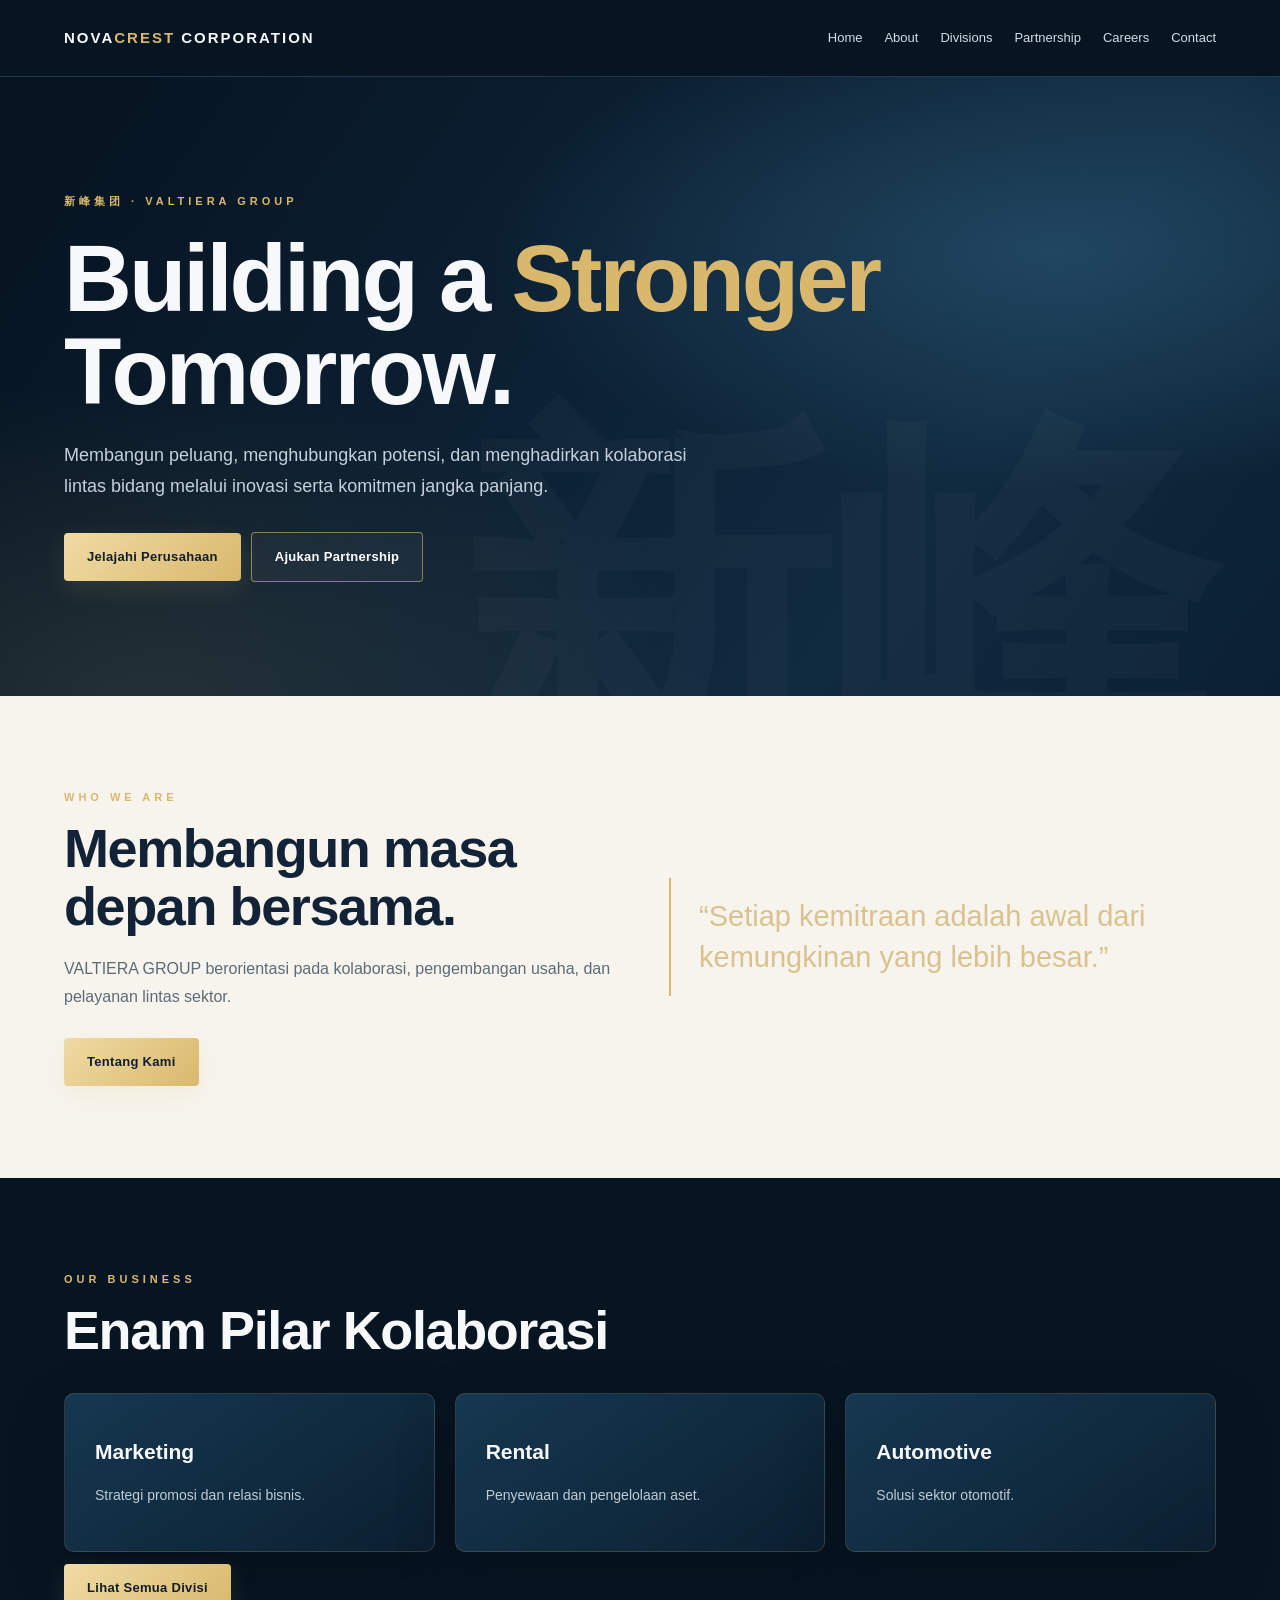
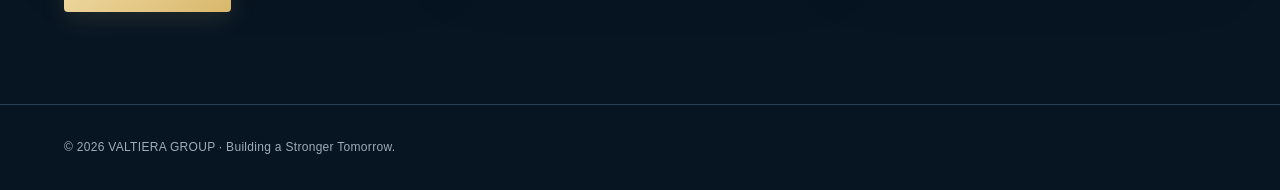
<file: index.html>
<!DOCTYPE html>
<html lang="id">

<head>
    <meta charset="UTF-8">
    <meta name="viewport" content="width=device-width, initial-scale=1.0">
    <meta name="description" content="VALTIERA GROUP — Building a Stronger Tomorrow">
    <title>Index | VALTIERA GROUP</title>
    <link rel="stylesheet" href="assets/style.css">
</head>

<body>
    <header class="wrap nav"><a class="brand" href="index.html">NOVA<span>CREST</span> CORPORATION</a>
        <nav class="navlinks"><a href="index.html">Home</a><a href="about.html">About</a><a
                href="divisions.html">Divisions</a><a href="partnership.html">Partnership</a><a
                href="careers.html">Careers</a><a href="contact.html">Contact</a></nav>
    </header>
    <main>
        <section class="hero">
            <div class="wrap">
                <div class="eyebrow">新峰集团 · VALTIERA GROUP</div>
                <h1>Building a <em>Stronger</em><br>Tomorrow.</h1>
                <p>Membangun peluang, menghubungkan potensi, dan menghadirkan kolaborasi lintas bidang melalui inovasi
                    serta komitmen jangka panjang.</p><a class="btn" href="about.html">Jelajahi Perusahaan</a><a
                    class="btn alt" href="partnership.html">Ajukan Partnership</a>
            </div>
        </section>
        <section class="section light">
            <div class="wrap split">
                <div>
                    <div class="eyebrow">Who We Are</div>
                    <h2>Membangun masa depan bersama.</h2>
                    <p class="lead">VALTIERA GROUP berorientasi pada kolaborasi, pengembangan usaha, dan
                        pelayanan lintas sektor.</p><a class="btn" href="about.html">Tentang Kami</a>
                </div>
                <div class="quote">“Setiap kemitraan adalah awal dari kemungkinan yang lebih besar.”</div>
            </div>
        </section>
        <section class="section">
            <div class="wrap">
                <div class="eyebrow">Our Business</div>
                <h2>Enam Pilar Kolaborasi</h2>
                <div class="grid">
                    <article class="card">
                        <h3>Marketing</h3>
                        <p>Strategi promosi dan relasi bisnis.</p>
                    </article>
                    <article class="card">
                        <h3>Rental</h3>
                        <p>Penyewaan dan pengelolaan aset.</p>
                    </article>
                    <article class="card">
                        <h3>Automotive</h3>
                        <p>Solusi sektor otomotif.</p>
                    </article>
                </div><a class="btn" href="divisions.html">Lihat Semua Divisi</a>
            </div>
        </section>
    </main>
    <footer class="footer">
        <div class="wrap">© <span data-year>2026</span> VALTIERA GROUP · Building a Stronger Tomorrow.</div>
    </footer>
    <script src="assets/script.js"></script>
</body>

</html>
</file>
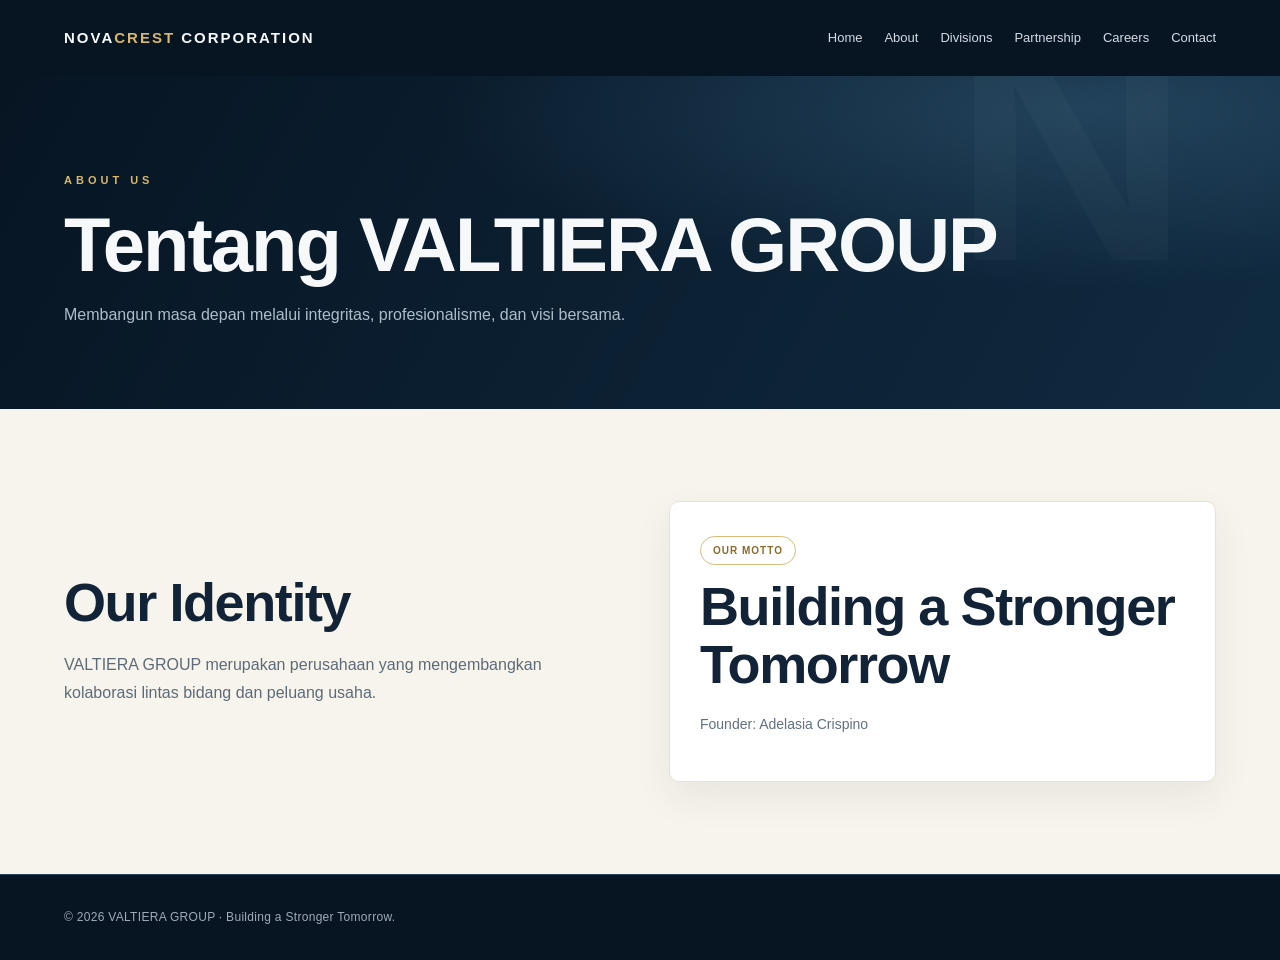
<file: about.html>
<!DOCTYPE html>
<html lang="id">

<head>
    <meta charset="UTF-8">
    <meta name="viewport" content="width=device-width, initial-scale=1.0">
    <meta name="description" content="VALTIERA GROUP — Building a Stronger Tomorrow">
    <title>About | VALTIERA GROUP</title>
    <link rel="stylesheet" href="assets/style.css">
</head>

<body>
    <header class="wrap nav"><a class="brand" href="index.html">NOVA<span>CREST</span> CORPORATION</a>
        <nav class="navlinks"><a href="index.html">Home</a><a href="about.html">About</a><a
                href="divisions.html">Divisions</a><a href="partnership.html">Partnership</a><a
                href="careers.html">Careers</a><a href="contact.html">Contact</a></nav>
    </header>
    <main>
        <section class="pagehead">
            <div class="wrap">
                <div class="eyebrow">About Us</div>
                <h1>Tentang VALTIERA GROUP</h1>
                <p class="lead">Membangun masa depan melalui integritas, profesionalisme, dan visi bersama.</p>
            </div>
        </section>
        <section class="section light">
            <div class="wrap split">
                <div>
                    <h2>Our Identity</h2>
                    <p class="lead">VALTIERA GROUP merupakan perusahaan yang
                        mengembangkan kolaborasi lintas bidang dan peluang usaha.</p>
                </div>
                <div class="card"><span class="tag">OUR MOTTO</span>
                    <h2>Building a Stronger Tomorrow</h2>
                    <p>Founder: Adelasia Crispino</p>
                </div>
            </div>
        </section>
    </main>
    <footer class="footer">
        <div class="wrap">© <span data-year>2026</span> VALTIERA GROUP · Building a Stronger Tomorrow.</div>
    </footer>
    <script src="assets/script.js"></script>
</body>

</html>
</file>
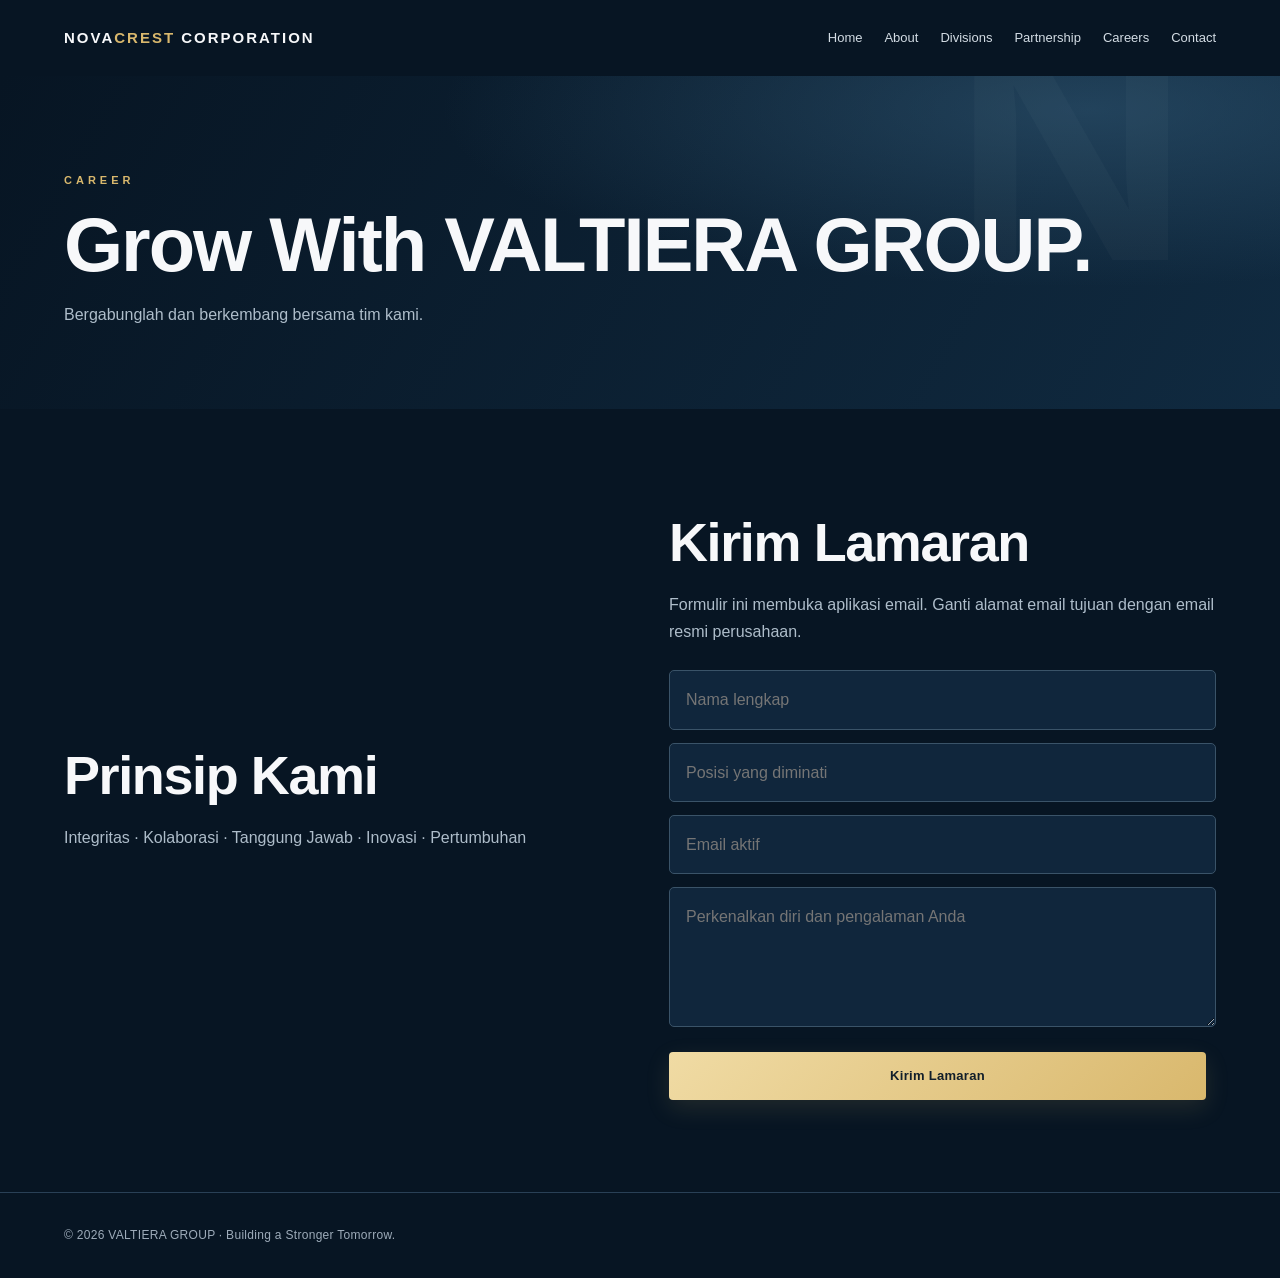
<file: careers.html>
<!DOCTYPE html>
<html lang="id">

<head>
    <meta charset="UTF-8">
    <meta name="viewport" content="width=device-width, initial-scale=1.0">
    <meta name="description" content="VALTIERA GROUP — Building a Stronger Tomorrow">
    <title>Careers | VALTIERA GROUP</title>
    <link rel="stylesheet" href="assets/style.css">
</head>

<body>
    <header class="wrap nav"><a class="brand" href="index.html">NOVA<span>CREST</span> CORPORATION</a>
        <nav class="navlinks"><a href="index.html">Home</a><a href="about.html">About</a><a
                href="divisions.html">Divisions</a><a href="partnership.html">Partnership</a><a
                href="careers.html">Careers</a><a href="contact.html">Contact</a></nav>
    </header>
    <main>
        <section class="pagehead">
            <div class="wrap">
                <div class="eyebrow">Career</div>
                <h1>Grow With VALTIERA GROUP.</h1>
                <p class="lead">Bergabunglah dan berkembang bersama tim kami.</p>
            </div>
        </section>
        <section class="section">
            <div class="wrap split">
                <div>
                    <h2>Prinsip Kami</h2>
                    <p class="lead">Integritas · Kolaborasi · Tanggung Jawab · Inovasi · Pertumbuhan</p>
                </div>
                <div>
                    <h2>Kirim Lamaran</h2>
                    <p class="lead">Formulir ini membuka aplikasi email. Ganti alamat email tujuan dengan email resmi
                        perusahaan.</p>
                    <form action="mailto:VALTIERA GROUP@example.com" method="post" enctype="text/plain"><input name="Nama"
                            placeholder="Nama lengkap" required><input name="Posisi" placeholder="Posisi yang diminati"
                            required><input type="email" name="Email" placeholder="Email aktif" required><textarea
                            name="Pesan" placeholder="Perkenalkan diri dan pengalaman Anda"></textarea><button
                            class="btn" type="submit">Kirim Lamaran</button></form>
                </div>
            </div>
        </section>
    </main>
    <footer class="footer">
        <div class="wrap">© <span data-year>2026</span> VALTIERA GROUP · Building a Stronger Tomorrow.</div>
    </footer>
    <script src="assets/script.js"></script>
</body>

</html>
</file>
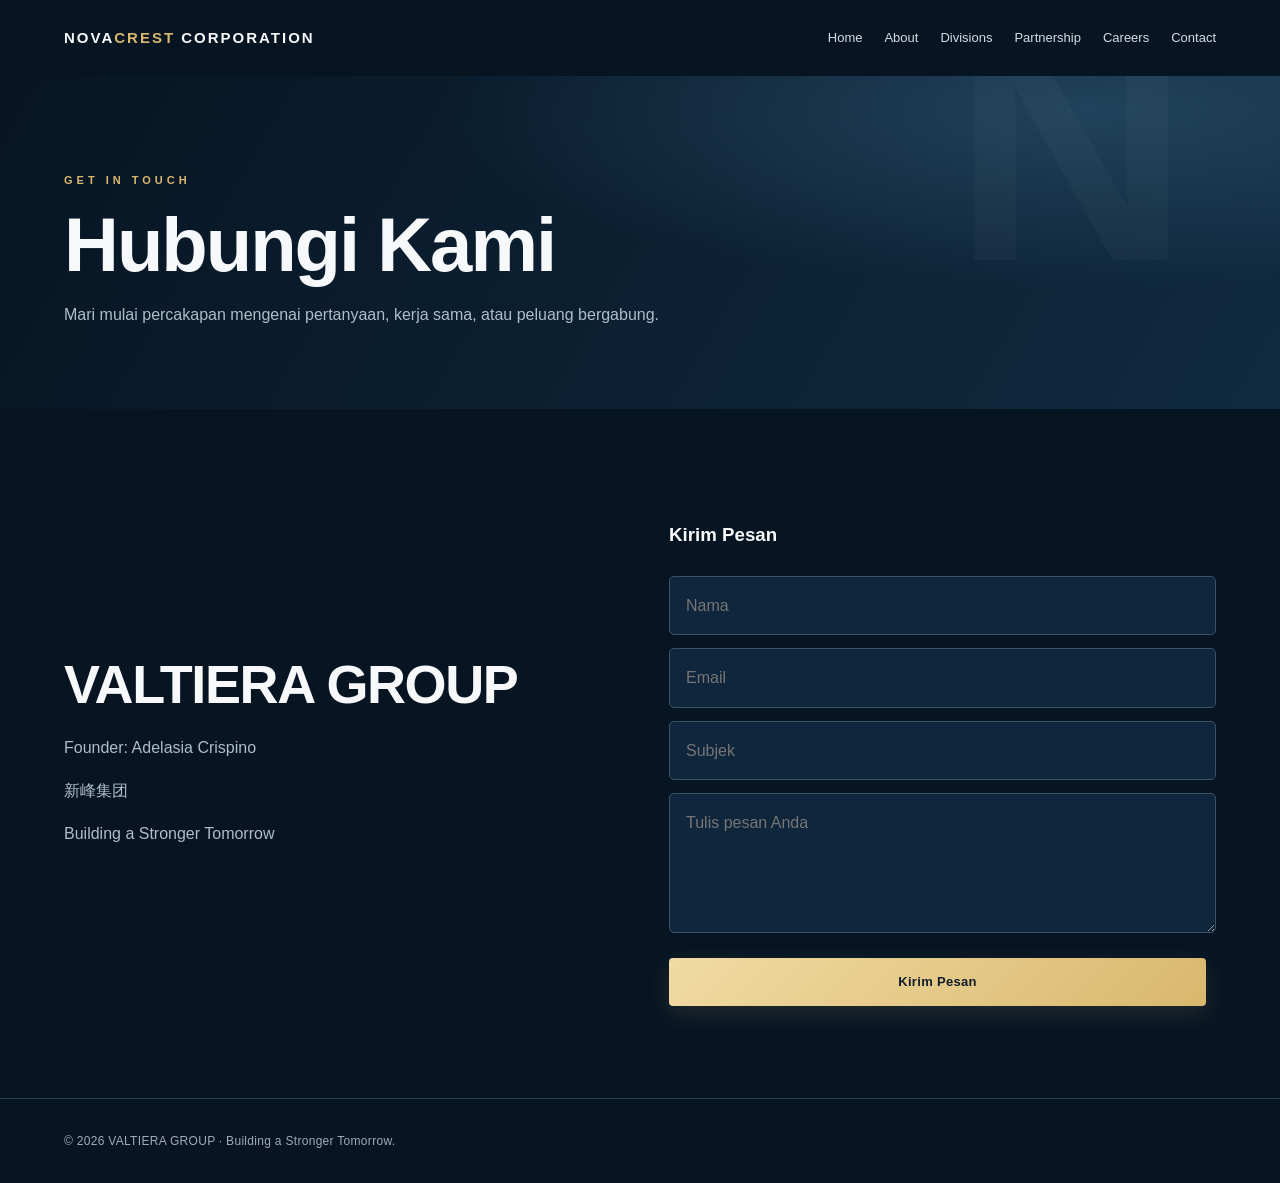
<file: contact.html>
<!DOCTYPE html>
<html lang="id">

<head>
    <meta charset="UTF-8">
    <meta name="viewport" content="width=device-width, initial-scale=1.0">
    <meta name="description" content="VALTIERA GROUP — Building a Stronger Tomorrow">
    <title>Contact | VALTIERA GROUP</title>
    <link rel="stylesheet" href="assets/style.css">
</head>

<body>
    <header class="wrap nav"><a class="brand" href="index.html">NOVA<span>CREST</span> CORPORATION</a>
        <nav class="navlinks"><a href="index.html">Home</a><a href="about.html">About</a><a
                href="divisions.html">Divisions</a><a href="partnership.html">Partnership</a><a
                href="careers.html">Careers</a><a href="contact.html">Contact</a></nav>
    </header>
    <main>
        <section class="pagehead">
            <div class="wrap">
                <div class="eyebrow">Get In Touch</div>
                <h1>Hubungi Kami</h1>
                <p class="lead">Mari mulai percakapan mengenai pertanyaan, kerja sama, atau peluang bergabung.</p>
            </div>
        </section>
        <section class="section">
            <div class="wrap split">
                <div>
                    <h2>VALTIERA GROUP</h2>
                    <p class="lead">Founder: Adelasia Crispino</p>
                    <p class="lead">新峰集团</p>
                    <p class="lead">Building a Stronger Tomorrow</p>
                </div>
                <div>
                    <h3>Kirim Pesan</h3>
                    <form action="mailto:novacrest@example.com" method="post" enctype="text/plain"><input name="Nama"
                            placeholder="Nama" required><input type="email" name="Email" placeholder="Email"
                            required><input name="Subjek" placeholder="Subjek"><textarea name="Pesan"
                            placeholder="Tulis pesan Anda" required></textarea><button class="btn" type="submit">Kirim
                            Pesan</button></form>
                </div>
            </div>
        </section>
    </main>
    <footer class="footer">
        <div class="wrap">© <span data-year>2026</span> VALTIERA GROUP · Building a Stronger Tomorrow.</div>
    </footer>
    <script src="assets/script.js"></script>
</body>

</html>
</file>
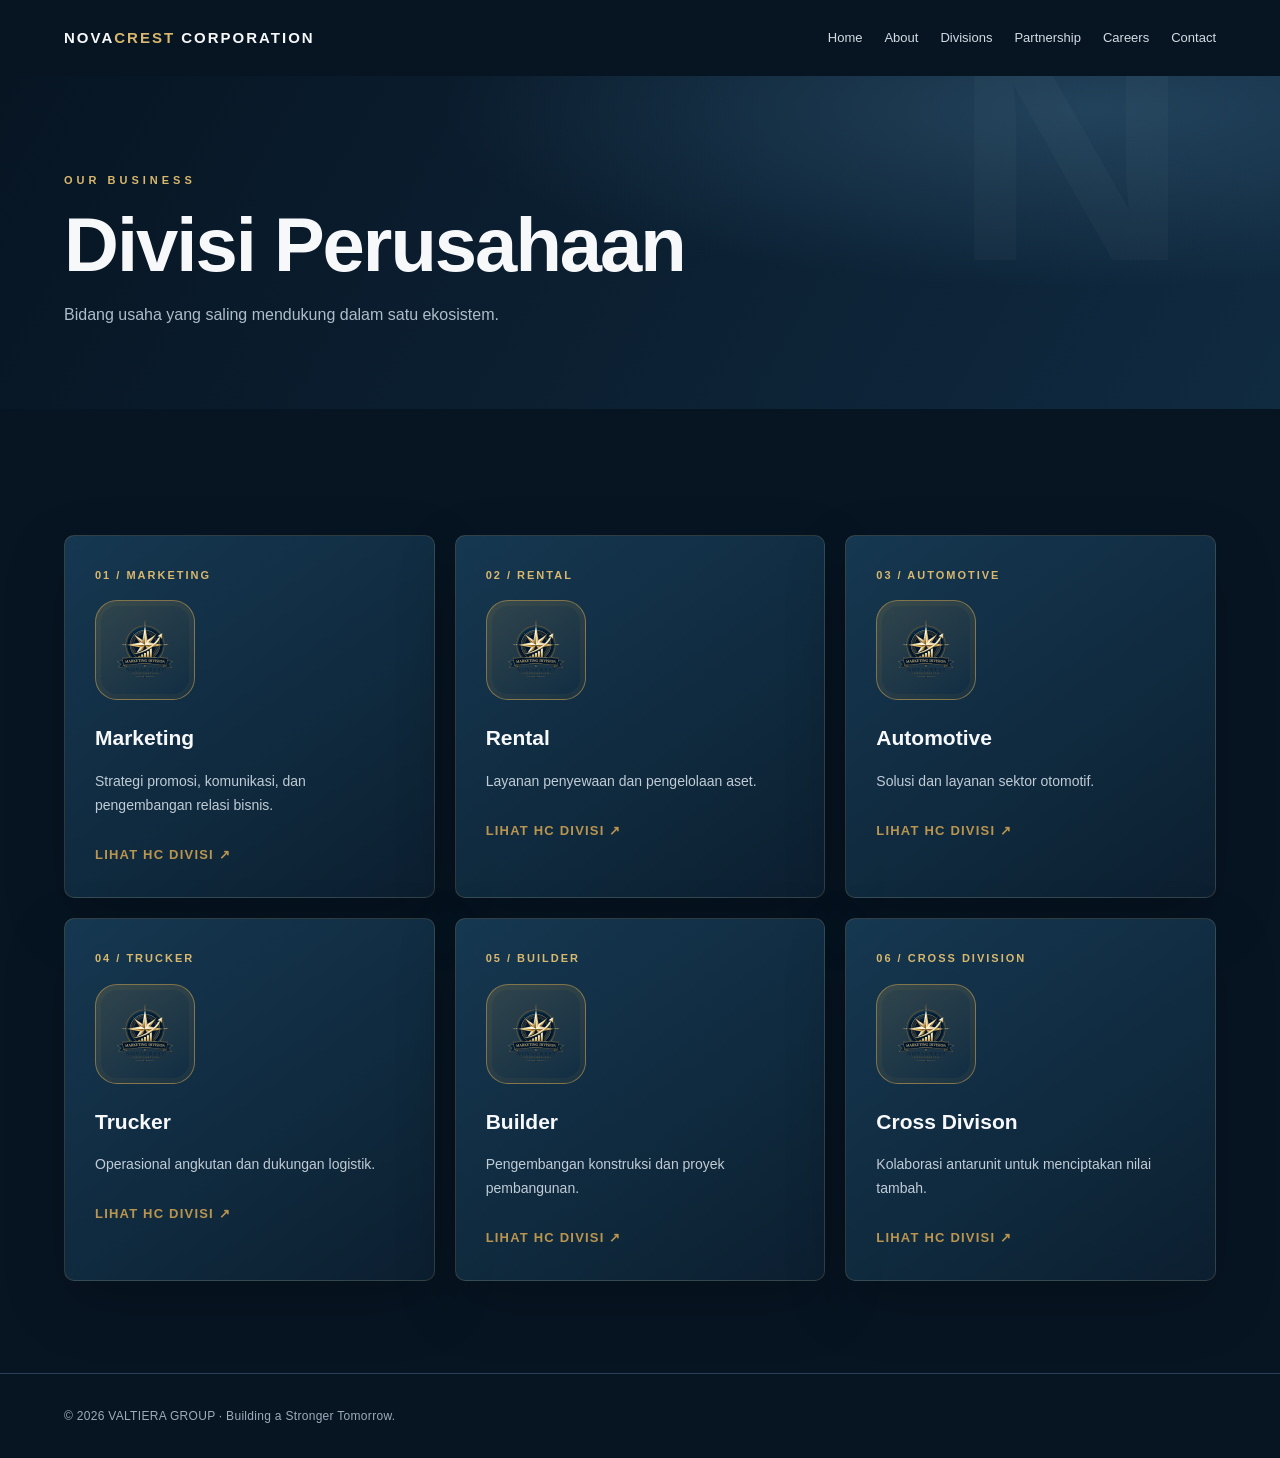
<file: divisions.html>
<!DOCTYPE html>
<html lang="id">

<head>
    <meta charset="UTF-8">
    <meta name="viewport" content="width=device-width, initial-scale=1.0">
    <meta name="description" content="VALTIERA GROUP — Building a Stronger Tomorrow">
    <title>Divisions | VALTIERA GROUP</title>
    <link rel="stylesheet" href="assets/style.css">
    <style>
        .division-card {
            position: relative;
            overflow: hidden;
            cursor: pointer;
            transition: transform .25s ease, border-color .25s ease, box-shadow .25s ease;
            min-height: 260px
        }

        .division-card:hover,
        .division-card:focus-visible {
            transform: translateY(-7px);
            border-color: #b9954f;
            box-shadow: 0 18px 45px rgba(0, 0, 0, .13);
            outline: none
        }

        .division-logo {
            width: 76px;
            height: 76px;
            border: 1px solid rgba(185, 149, 79, .65);
            border-radius: 22px;
            display: flex;
            flex-direction: column;
            align-items: center;
            justify-content: center;
            gap: 0;
            margin: 16px 0 20px;
            background: linear-gradient(145deg, rgba(185, 149, 79, .18), rgba(12, 32, 50, .05));
            color: #b9954f;
            box-shadow: inset 0 0 0 5px rgba(185, 149, 79, .06)
        }

        .division-logo .logo-glyph {
            font-size: 30px;
            line-height: 1
        }

        .division-logo small,
        .hc-brandmark small {
            font-size: 10px;
            font-weight: 800;
            letter-spacing: 2px
        }

        .division-cta {
            display: inline-block;
            margin-top: 12px;
            color: #b9954f;
            font-weight: 700;
            font-size: 13px
        }

        .hc-brandmark {
            width: 82px;
            height: 82px;
            border-radius: 24px;
            background: linear-gradient(145deg, #102b43, #071523);
            border: 1px solid #b9954f;
            color: #d7b66d;
            display: flex;
            flex-direction: column;
            align-items: center;
            justify-content: center;
            margin: 0 auto 18px;
            box-shadow: 0 12px 28px rgba(0, 0, 0, .18)
        }

        .hc-brandmark span {
            font-size: 31px;
            line-height: 1
        }

        .hc-dialog {
            text-align: center
        }

        .hc-list {
            text-align: left
        }

        .hc-row {
            display: flex;
            align-items: center;
            gap: 14px
        }

        .hc-index {
            color: #b9954f;
            font-weight: 800
        }

        .hc-row small {
            display: block;
            opacity: .65;
            margin-top: 4px
        }

        @media(max-width:640px) {
            .division-card {
                min-height: 230px
            }

            .division-logo {
                width: 66px;
                height: 66px
            }
        }
    </style>
</head>

<body>
    <header class="wrap nav"><a class="brand" href="index.html">NOVA<span>CREST</span> CORPORATION</a>
        <nav class="navlinks"><a href="index.html">Home</a><a href="about.html">About</a><a
                href="divisions.html">Divisions</a><a href="partnership.html">Partnership</a><a
                href="careers.html">Careers</a><a href="contact.html">Contact</a></nav>
    </header>
    <main>
        <section class="pagehead">
            <div class="wrap">
                <div class="eyebrow">Our Business</div>
                <h1>Divisi Perusahaan</h1>
                <p class="lead">Bidang usaha yang saling mendukung dalam satu ekosistem.</p>
            </div>
        </section>
        <section class="section">
            <div class="wrap">
                <div class="grid">
                    <!-- 01. MARKETING DIVISION -->
                    <article class="card division-card"
                        tabindex="0"
                        role="button"
                        data-division="Marketing"
                        data-hc="Division Director|Manager|Supervisor">
                    
                        <div class="num">01 / MARKETING</div>
                    
                        <div class="division-logo">
                            <img
                                src="Markerting.png"
                                alt="Marketing Division Logo"
                                class="division-image"
                            >
                        </div>
                    
                        <h3>Marketing</h3>
                    
                        <p>
                            Strategi promosi, komunikasi, dan pengembangan relasi bisnis.
                        </p>
                    
                        <span class="division-cta">
                            Lihat HC Divisi ↗
                        </span>
                    
                    </article>
                    <!-- 02. RENTAL DIVISION -->
                    <article class="card division-card"
                        tabindex="0"
                        role="button"
                        data-division="Rental"
                        data-hc="Division Director|Manager|Supervisor">
                    
                        <div class="num">02 / RENTAL</div>
                    
                        <div class="division-logo">
                            <img
                                src="Markerting.png"
                                alt="Rental Division Logo"
                                class="division-image"
                            >
                        </div>
                    
                        <h3>Rental</h3>
                    
                        <p>
                            Layanan penyewaan dan pengelolaan aset.
                        </p>
                    
                        <span class="division-cta">
                            Lihat HC Divisi ↗
                        </span>
                    
                    </article>
                    <!-- 03. AUTOMOTIVE DIVISION -->
                    <article class="card division-card"
                        tabindex="0"
                        role="button"
                        data-division="Automotive"
                        data-hc="Division Director|Manager|Supervisor">
                    
                        <div class="num">03 / AUTOMOTIVE</div>
                    
                        <div class="division-logo">
                            <img
                                src="Markerting.png"
                                alt="Automotive Division Logo"
                                class="division-image"
                            >
                        </div>
                    
                        <h3>Automotive</h3>
                    
                        <p>
                            Solusi dan layanan sektor otomotif.
                        </p>
                    
                        <span class="division-cta">
                            Lihat HC Divisi ↗
                        </span>
                    
                    </article>
                    <!-- 04. TRUCKER DIVISION -->
                    <article class="card division-card"
                        tabindex="0"
                        role="button"
                        data-division="Trucker"
                        data-hc="Division Director|Manager|Supervisor">
                    
                        <div class="num">04 / TRUCKER</div>
                    
                        <div class="division-logo">
                            <img
                                src="Markerting.png"
                                alt="Trucker Division Logo"
                                class="division-image"
                            >
                        </div>
                    
                        <h3>Trucker</h3>
                    
                        <p>
                            Operasional angkutan dan dukungan logistik.
                        </p>
                    
                        <span class="division-cta">
                            Lihat HC Divisi ↗
                        </span>
                    
                    </article>
                    <!-- 05. BUILDER DIVISION -->
                    <article class="card division-card"
                        tabindex="0"
                        role="button"
                        data-division="builder"
                        data-hc="Division Director|Manager|Supervisor">
                    
                        <div class="num">05 / BUILDER</div>
                    
                        <div class="division-logo">
                            <img
                                src="Markerting.png"
                                alt="builder Division Logo"
                                class="division-image"
                            >
                        </div>
                    
                        <h3>Builder</h3>
                    
                        <p>
                            Pengembangan konstruksi dan proyek pembangunan.
                        </p>
                    
                        <span class="division-cta">
                            Lihat HC Divisi ↗
                        </span>
                    
                    </article>
                    <!-- 06. CROSS DIVISION -->
                    <article class="card division-card"
                        tabindex="0"
                        role="button"
                        data-division="Cross"
                        data-hc="Division Director|Manager|Supervisor">
                    
                        <div class="num">06 / CROSS DIVISION</div>
                    
                        <div class="division-logo">
                            <img
                                src="Markerting.png"
                                alt="Cross Division Logo"
                                class="division-image"
                            >
                        </div>
                    
                        <h3>Cross Divison</h3>
                    
                        <p>
                            Kolaborasi antarunit untuk menciptakan nilai tambah.
                        </p>
                    
                        <span class="division-cta">
                            Lihat HC Divisi ↗
                        </span>
                    
                    </article>
                </div>
            </div>
        </section>
        <div class="hc-modal" id="hcModal" aria-hidden="true">
            <div class="hc-backdrop" data-close></div>
            <section class="hc-dialog" role="dialog" aria-modal="true" aria-labelledby="hcTitle"><button
                    class="hc-close" type="button" aria-label="Tutup" data-close>×</button>
                <div class="hc-brandmark" id="hcBrandmark"><span>✦</span><small>NC</small></div>
                <div class="eyebrow">Division Leadership</div>
                <h2 id="hcTitle">HC Division</h2>
                <p class="hc-intro">Struktur High Command divisi.</p>
                <div class="hc-list" id="hcList"></div>
                <p class="hc-note">Nama pemegang jabatan dapat diperbarui sesuai susunan organisasi VALTIERA GROUP.</p>
            </section>
        </div>
    </main>
    <footer class="footer">
        <div class="wrap">© <span data-year>2026</span> VALTIERA GROUP · Building a Stronger Tomorrow.</div>
    </footer>
    <script src="assets/script.js"></script>
    <script>const modal = document.getElementById("hcModal"), title = document.getElementById("hcTitle"), list = document.getElementById("hcList"), brandmark = document.getElementById("hcBrandmark"); function openHC(card) { title.textContent = "HC — " + card.dataset.division; brandmark.innerHTML = card.querySelector(".division-logo").innerHTML; list.innerHTML = card.dataset.hc.split("|").map((role, i) => `<div class="hc-row"><span class="hc-index">0${i + 1}</span><div><strong>${role}</strong><small>Belum ditetapkan</small></div></div>`).join(""); modal.classList.add("open"); modal.setAttribute("aria-hidden", "false"); document.body.classList.add("modal-open") } document.querySelectorAll(".division-card").forEach(card => { card.addEventListener("click", () => openHC(card)); card.addEventListener("keydown", e => { if (e.key === "Enter" || e.key === " ") { e.preventDefault(); openHC(card) } }) }); document.querySelectorAll("[data-close]").forEach(el => el.addEventListener("click", () => { modal.classList.remove("open"); modal.setAttribute("aria-hidden", "true"); document.body.classList.remove("modal-open") })); document.addEventListener("keydown", e => { if (e.key === "Escape") { modal.classList.remove("open"); modal.setAttribute("aria-hidden", "true"); document.body.classList.remove("modal-open") } });</script>
</body>

</html>
</file>
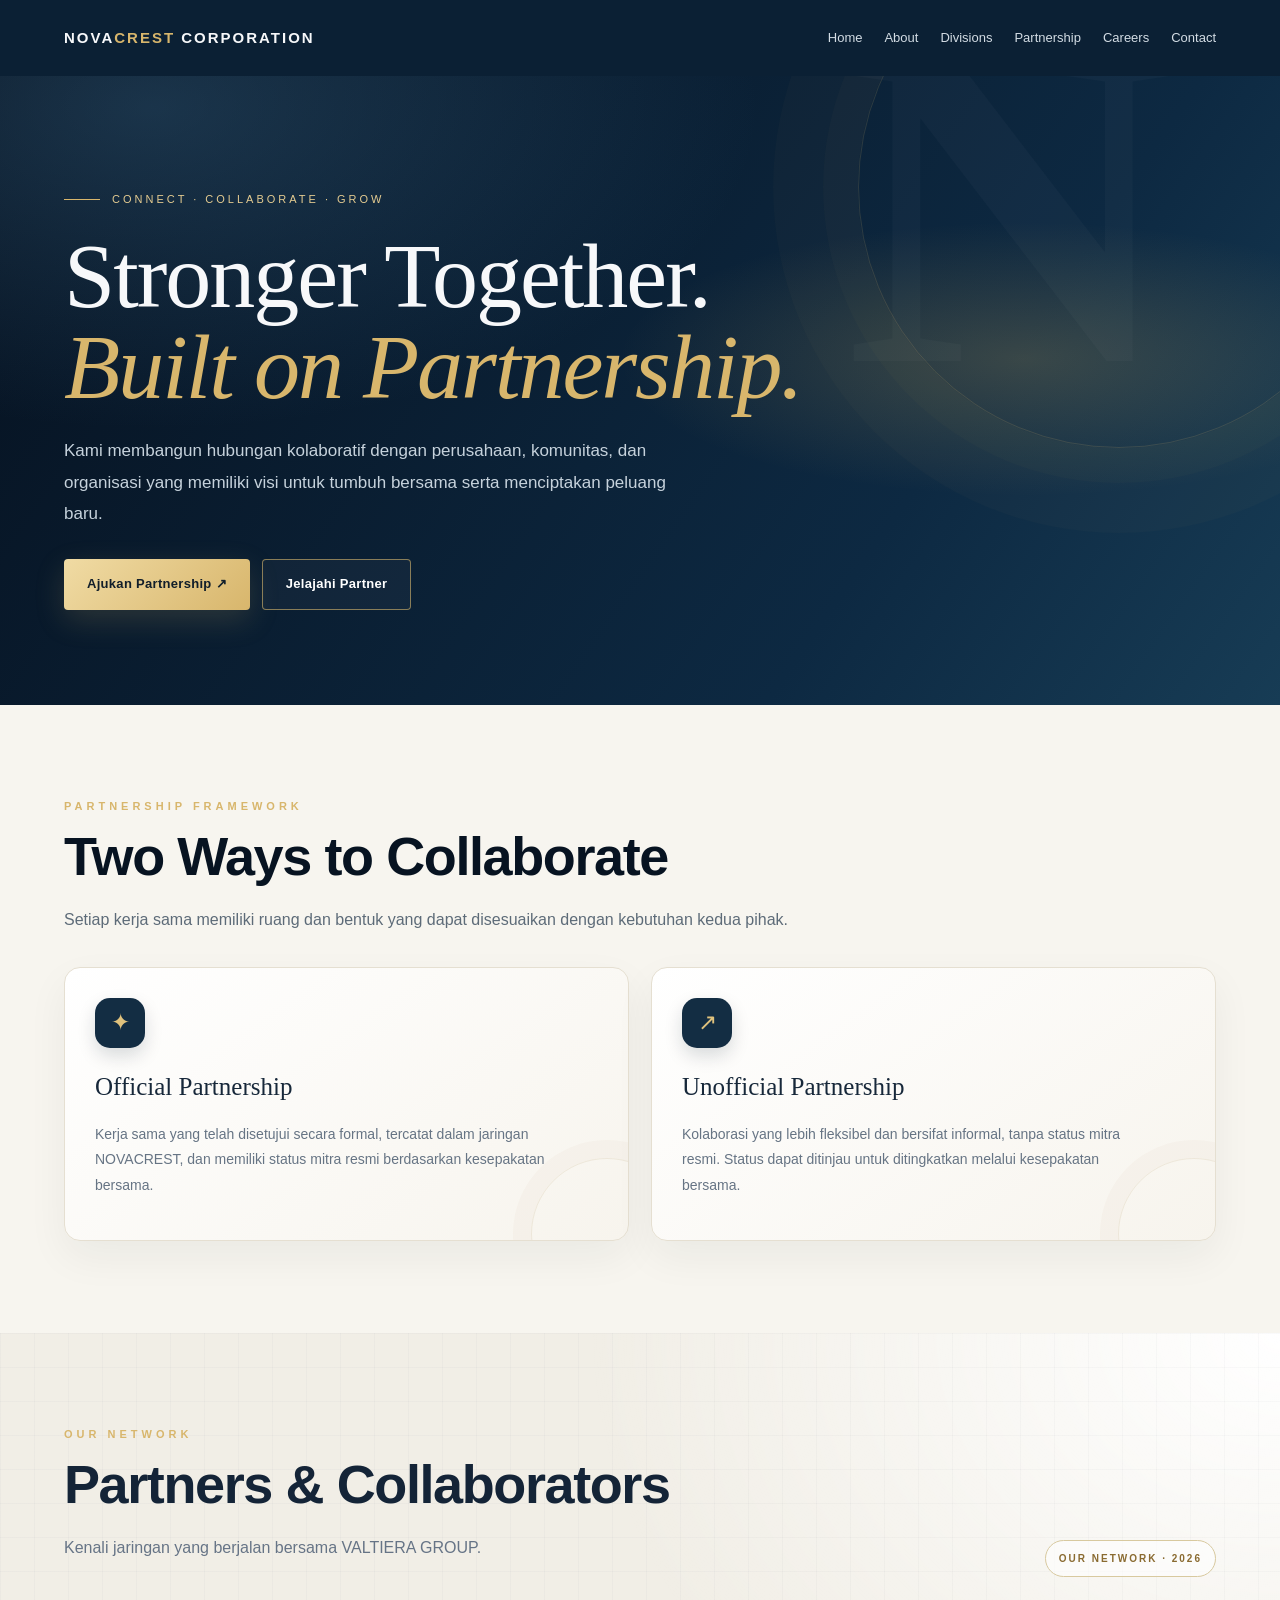
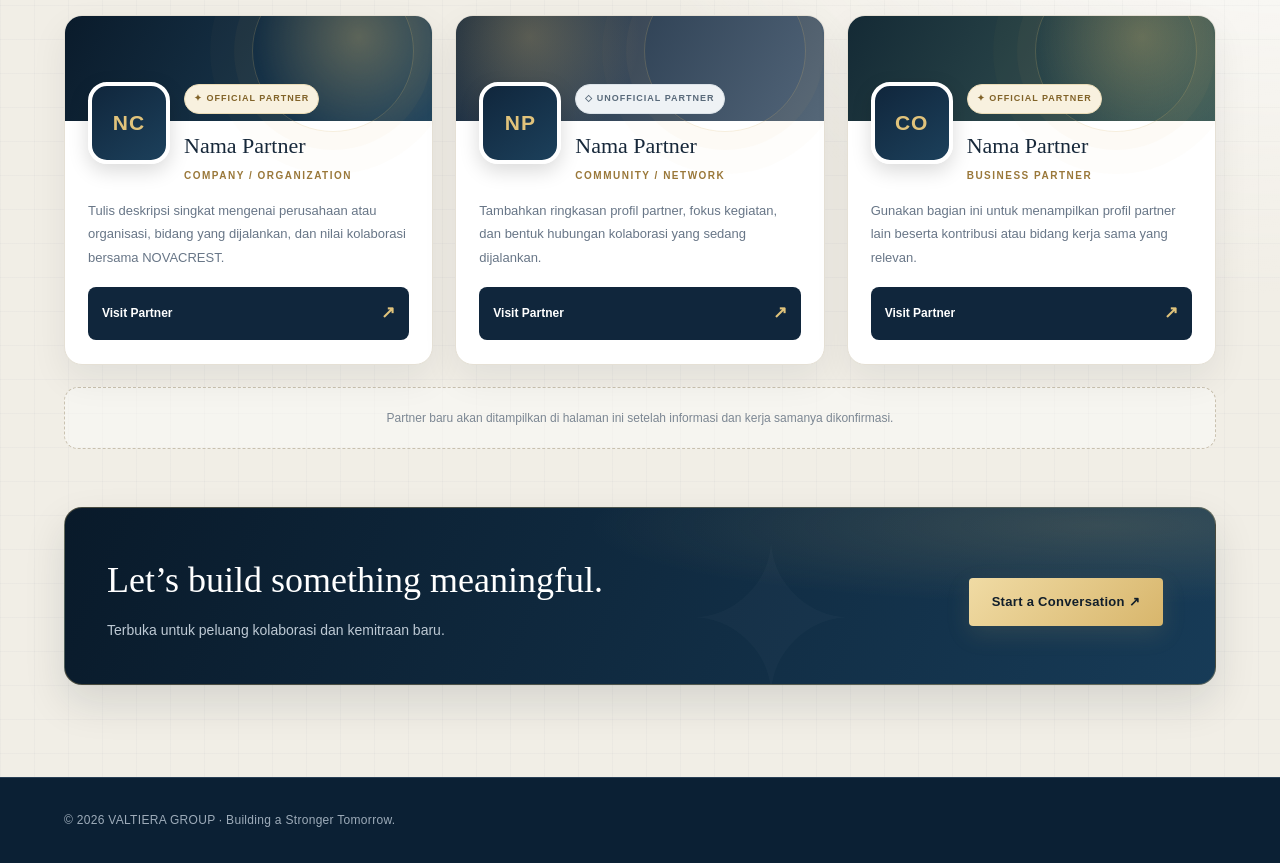
<file: partnership.html>
<!DOCTYPE html>
<html lang="id">

<head>
    <meta charset="UTF-8">
    <meta name="viewport" content="width=device-width, initial-scale=1.0">
    <meta name="description" content="Jaringan kemitraan VALTIERA GROUP.">
    <title>Partnership | VALTIERA GROUP</title>
    <link rel="stylesheet" href="assets/style.css">
    <style>
        :root {
            --ink: #071321;
            --navy: #0b2034;
            --gold: #d8b66c;
            --cream: #f7f5ef;
            --line: rgba(216, 182, 108, .25)
        }

        .partnership-hero {
            position: relative;
            isolation: isolate;
            overflow: hidden;
            padding: 105px 0 95px;
            background: radial-gradient(ellipse at 80% 45%, rgba(213, 176, 91, .22), transparent 28%), radial-gradient(ellipse at 12% 5%, rgba(62, 111, 146, .35), transparent 38%), linear-gradient(125deg, #06111f, #0d2942 70%, #173c55)
        }

        .partnership-hero:before {
            content: "";
            position: absolute;
            z-index: -1;
            width: 520px;
            height: 520px;
            border: 1px solid rgba(216, 182, 108, .16);
            border-radius: 50%;
            right: -100px;
            top: -150px;
            box-shadow: 0 0 0 35px rgba(216, 182, 108, .025), 0 0 0 85px rgba(216, 182, 108, .02)
        }

        .partnership-hero:after {
            content: "N";
            position: absolute;
            z-index: -1;
            right: 8%;
            top: -100px;
            font-size: clamp(260px, 36vw, 500px);
            line-height: 1;
            font-weight: 900;
            color: rgba(255, 255, 255, .025);
            font-family: Georgia, serif
        }

        .partnership-hero .wrap {
            position: relative
        }

        .partnership-hero h1 {
            font-family: Georgia, serif;
            font-size: clamp(48px, 8vw, 92px);
            font-weight: 500;
            letter-spacing: -2px;
            line-height: .99;
            max-width: 850px;
            margin: 22px 0
        }

        .partnership-hero h1 span {
            color: var(--gold);
            font-style: italic
        }

        .partnership-hero p {
            max-width: 620px;
            color: #c6d2dc;
            font-size: 17px;
            line-height: 1.85
        }

        .hero-kicker {
            display: inline-flex;
            align-items: center;
            gap: 12px;
            color: #e5cc91;
            font-size: 11px;
            letter-spacing: 3px;
            text-transform: uppercase
        }

        .hero-kicker:before {
            content: "";
            width: 36px;
            height: 1px;
            background: var(--gold)
        }

        .partner-actions {
            display: flex;
            gap: 12px;
            flex-wrap: wrap;
            margin-top: 30px
        }

        .partner-actions .btn {
            margin: 0
        }

        .partner-actions .btn:first-child {
            box-shadow: 0 10px 30px rgba(216, 182, 108, .17)
        }

        .partner-intro {
            display: grid;
            grid-template-columns: 1fr 1fr;
            gap: 22px;
            margin-top: 34px
        }

        .type-card {
            position: relative;
            overflow: hidden;
            padding: 30px 30px 28px;
            border: 1px solid #e5dfd1;
            border-radius: 16px;
            background: linear-gradient(145deg, #fff, #f7f4ed);
            box-shadow: 0 16px 42px rgba(15, 30, 45, .055);
            transition: transform .25s, box-shadow .25s
        }

        .type-card:hover {
            transform: translateY(-5px);
            box-shadow: 0 22px 48px rgba(15, 30, 45, .11)
        }

        .type-card:after {
            content: "";
            position: absolute;
            width: 150px;
            height: 150px;
            border: 1px solid rgba(159, 125, 57, .12);
            border-radius: 50%;
            right: -55px;
            bottom: -70px;
            box-shadow: 0 0 0 18px rgba(159, 125, 57, .035)
        }

        .type-card .type-icon {
            width: 50px;
            height: 50px;
            display: grid;
            place-items: center;
            border-radius: 15px;
            background: #132d43;
            color: #e0c27d;
            font-size: 23px;
            box-shadow: 0 8px 18px rgba(8, 25, 42, .15)
        }

        .type-card h3 {
            font-family: Georgia, serif;
            font-size: 25px;
            font-weight: 500;
            color: #17283a;
            margin: 18px 0 7px
        }

        .type-card p {
            color: #667484;
            font-size: 14px;
            line-height: 1.8;
            max-width: 460px
        }

        .network {
            position: relative;
            overflow: hidden;
            background: radial-gradient(ellipse at 100% 0%, #fff 0, transparent 38%), #f1eee6;
            color: #142437
        }

        .network:before {
            content: "";
            position: absolute;
            inset: 0;
            background-image: linear-gradient(rgba(16, 38, 60, .025) 1px, transparent 1px), linear-gradient(90deg, rgba(16, 38, 60, .025) 1px, transparent 1px);
            background-size: 34px 34px;
            pointer-events: none
        }

        .network .wrap {
            position: relative
        }

        .network-head {
            display: flex;
            justify-content: space-between;
            align-items: end;
            gap: 20px;
            flex-wrap: wrap
        }

        .network-head .lead {
            color: #667486
        }

        .network-count {
            font-size: 10px;
            letter-spacing: 2px;
            color: #8a6b31;
            font-weight: 800;
            border: 1px solid #d8c99f;
            padding: 9px 13px;
            border-radius: 30px;
            background: rgba(255, 255, 255, .6)
        }

        .partner-grid {
            display: grid;
            grid-template-columns: repeat(3, minmax(0, 1fr));
            gap: 22px;
            margin-top: 38px
        }

        .partner-card {
            position: relative;
            overflow: hidden;
            padding: 0;
            background: #fff;
            color: #17283a;
            border: 1px solid #e5e0d5;
            border-radius: 18px;
            box-shadow: 0 14px 36px rgba(15, 30, 45, .07);
            transition: transform .3s, box-shadow .3s
        }

        .partner-card:hover {
            transform: translateY(-8px);
            box-shadow: 0 25px 55px rgba(15, 30, 45, .15)
        }

        .partner-cover {
            height: 105px;
            position: relative;
            background: radial-gradient(circle at 80% 20%, rgba(216, 182, 108, .35), transparent 34%), linear-gradient(120deg, #0a1b2b, #20445d)
        }

        .partner-cover:after {
            content: "";
            position: absolute;
            right: 18px;
            top: -46px;
            width: 160px;
            height: 160px;
            border: 1px solid rgba(216, 182, 108, .23);
            border-radius: 50%;
            box-shadow: 0 0 0 18px rgba(216, 182, 108, .04), 0 0 0 42px rgba(216, 182, 108, .025)
        }

        .partner-card:nth-child(2) .partner-cover {
            background: radial-gradient(circle at 20% 20%, rgba(216, 182, 108, .3), transparent 36%), linear-gradient(120deg, #182a3d, #526579)
        }

        .partner-card:nth-child(3) .partner-cover {
            background: radial-gradient(circle at 80% 20%, rgba(216, 182, 108, .32), transparent 35%), linear-gradient(120deg, #142a35, #3c5c5a)
        }

        .partner-body {
            padding: 0 23px 24px
        }

        .partner-top {
            display: flex;
            align-items: flex-end;
            gap: 14px;
            margin-top: -39px;
            position: relative;
            z-index: 1
        }

        .partner-logo {
            width: 82px;
            height: 82px;
            flex: 0 0 82px;
            border: 4px solid #fff;
            border-radius: 19px;
            display: grid;
            place-items: center;
            background: linear-gradient(145deg, #10263c, #1c405b);
            color: #e1c37b;
            font-size: 21px;
            font-weight: 800;
            letter-spacing: 1px;
            overflow: hidden;
            box-shadow: 0 7px 20px rgba(0, 0, 0, .15)
        }

        .partner-logo img {
            width: 100%;
            height: 100%;
            object-fit: contain;
            background: #fff;
            padding: 7px
        }

        .partner-status {
            display: inline-flex;
            align-items: center;
            gap: 6px;
            font-size: 9px;
            letter-spacing: 1px;
            font-weight: 800;
            color: #816329;
            background: #f8f1df;
            border: 1px solid #eadbb6;
            border-radius: 30px;
            padding: 6px 9px
        }

        .partner-status.unofficial {
            color: #596a7a;
            background: #eef2f5;
            border-color: #dce3e8
        }

        .partner-card h3 {
            font-family: Georgia, serif;
            font-size: 22px;
            font-weight: 500;
            margin: 13px 0 3px
        }

        .partner-card .category {
            font-size: 10px;
            color: #9a783a;
            text-transform: uppercase;
            letter-spacing: 1.5px;
            font-weight: 800
        }

        .partner-card p {
            color: #687687;
            font-size: 13px;
            line-height: 1.8;
            min-height: 70px;
            margin: 15px 0 18px
        }

        .partner-link {
            display: flex;
            align-items: center;
            justify-content: space-between;
            gap: 9px;
            padding: 12px 14px;
            border-radius: 8px;
            background: #10263c;
            color: #fff;
            font-size: 12px;
            font-weight: 700;
            transition: background .2s
        }

        .partner-link:hover {
            background: #8b6d35
        }

        .partner-link span {
            color: #e0c37b;
            font-size: 17px
        }

        .partner-empty {
            border: 1px dashed #c9c1af;
            border-radius: 14px;
            padding: 20px;
            text-align: center;
            color: #7c8793;
            font-size: 12px;
            margin-top: 22px;
            background: rgba(255, 255, 255, .4)
        }

        .join-banner {
            position: relative;
            overflow: hidden;
            margin-top: 58px;
            padding: 42px;
            border: 1px solid rgba(216, 182, 108, .3);
            border-radius: 18px;
            background: radial-gradient(ellipse at 90% 10%, rgba(216, 182, 108, .18), transparent 35%), linear-gradient(115deg, #091a2a, #173b57);
            color: white;
            display: flex;
            align-items: center;
            justify-content: space-between;
            gap: 25px;
            box-shadow: 0 18px 42px rgba(15, 30, 45, .12)
        }

        .join-banner:after {
            content: "✦";
            position: absolute;
            right: 31%;
            top: -65px;
            font-size: 210px;
            color: rgba(255, 255, 255, .025);
            pointer-events: none
        }

        .join-banner h3 {
            font-family: Georgia, serif;
            font-size: clamp(25px, 4vw, 36px);
            font-weight: 500;
            margin: 0 0 7px
        }

        .join-banner p {
            color: #bdc9d4;
            margin: 0;
            font-size: 14px
        }

        .join-banner .btn {
            white-space: nowrap;
            position: relative;
            z-index: 1
        }

        @media(max-width:900px) {
            .partner-grid {
                grid-template-columns: repeat(2, minmax(0, 1fr))
            }
        }

        @media(max-width:620px) {

            .partner-intro,
            .partner-grid {
                grid-template-columns: 1fr
            }

            .partnership-hero {
                padding: 70px 0 65px
            }

            .partnership-hero h1 {
                letter-spacing: -1px
            }

            .join-banner {
                align-items: flex-start;
                flex-direction: column;
                padding: 28px
            }

            .partner-card p {
                min-height: 0
            }

            .network-count {
                margin-top: 5px
            }
        }
    </style>
</head>

<body>
    <header class="wrap nav"><a class="brand" href="index.html">NOVA<span>CREST</span> CORPORATION</a>
        <nav class="navlinks"><a href="index.html">Home</a><a href="about.html">About</a><a
                href="divisions.html">Divisions</a><a href="partnership.html" aria-current="page">Partnership</a><a
                href="careers.html">Careers</a><a href="contact.html">Contact</a></nav>
    </header>
    <main>
        <section class="partnership-hero">
            <div class="wrap">
                <div class="hero-kicker">Connect · Collaborate · Grow</div>
                <h1>Stronger Together.<br><span>Built on Partnership.</span></h1>
                <p>Kami membangun hubungan kolaboratif dengan perusahaan, komunitas, dan organisasi yang memiliki visi
                    untuk tumbuh bersama serta menciptakan peluang baru.</p>
                <div class="partner-actions"><a class="btn" href="contact.html">Ajukan Partnership ↗</a><a
                        class="btn alt" href="#our-partners">Jelajahi Partner</a></div>
            </div>
        </section>
        <section class="section light">
            <div class="wrap">
                <div class="eyebrow">Partnership Framework</div>
                <h2>Two Ways to Collaborate</h2>
                <p class="lead">Setiap kerja sama memiliki ruang dan bentuk yang dapat disesuaikan dengan kebutuhan
                    kedua pihak.</p>
                <div class="partner-intro">
                    <article class="type-card">
                        <div class="type-icon">✦</div>
                        <h3>Official Partnership</h3>
                        <p>Kerja sama yang telah disetujui secara formal, tercatat dalam jaringan NOVACREST, dan
                            memiliki status mitra resmi berdasarkan kesepakatan bersama.</p>
                    </article>
                    <article class="type-card">
                        <div class="type-icon">↗</div>
                        <h3>Unofficial Partnership</h3>
                        <p>Kolaborasi yang lebih fleksibel dan bersifat informal, tanpa status mitra resmi. Status dapat
                            ditinjau untuk ditingkatkan melalui kesepakatan bersama.</p>
                    </article>
                </div>
            </div>
        </section>
        <section class="section network" id="our-partners">
            <div class="wrap">
                <div class="network-head">
                    <div>
                        <div class="eyebrow">Our Network</div>
                        <h2>Partners & Collaborators</h2>
                        <p class="lead">Kenali jaringan yang berjalan bersama VALTIERA GROUP.</p>
                    </div>
                    <div class="network-count">OUR NETWORK · 2026</div>
                </div>
                <div class="partner-grid">
                    <!-- Duplikasi .partner-card untuk menambahkan mitra. Ganti src logo, nama, kategori, deskripsi, status, dan href. -->
                    <article class="partner-card">
                        <div class="partner-cover"></div>
                        <div class="partner-body">
                            <div class="partner-top">
                                <div class="partner-logo" aria-label="Logo contoh partner">NC</div>
                                <div><span class="partner-status">✦ OFFICIAL PARTNER</span>
                                    <h3>Nama Partner</h3>
                                    <div class="category">Company / Organization</div>
                                </div>
                            </div>
                            <p>Tulis deskripsi singkat mengenai perusahaan atau organisasi, bidang yang dijalankan, dan
                                nilai kolaborasi bersama NOVACREST.</p><a class="partner-link"
                                href="https://example.com" target="_blank" rel="noopener noreferrer">Visit Partner
                                <span>↗</span></a>
                        </div>
                    </article>
                    <article class="partner-card">
                        <div class="partner-cover"></div>
                        <div class="partner-body">
                            <div class="partner-top">
                                <div class="partner-logo" aria-label="Logo contoh partner">NP</div>
                                <div><span class="partner-status unofficial">◇ UNOFFICIAL PARTNER</span>
                                    <h3>Nama Partner</h3>
                                    <div class="category">Community / Network</div>
                                </div>
                            </div>
                            <p>Tambahkan ringkasan profil partner, fokus kegiatan, dan bentuk hubungan kolaborasi yang
                                sedang dijalankan.</p><a class="partner-link" href="https://example.com" target="_blank"
                                rel="noopener noreferrer">Visit Partner <span>↗</span></a>
                        </div>
                    </article>
                    <article class="partner-card">
                        <div class="partner-cover"></div>
                        <div class="partner-body">
                            <div class="partner-top">
                                <div class="partner-logo" aria-label="Logo contoh partner">CO</div>
                                <div><span class="partner-status">✦ OFFICIAL PARTNER</span>
                                    <h3>Nama Partner</h3>
                                    <div class="category">Business Partner</div>
                                </div>
                            </div>
                            <p>Gunakan bagian ini untuk menampilkan profil partner lain beserta kontribusi atau bidang
                                kerja sama yang relevan.</p><a class="partner-link" href="https://example.com"
                                target="_blank" rel="noopener noreferrer">Visit Partner <span>↗</span></a>
                        </div>
                    </article>
                </div>
                <div class="partner-empty">Partner baru akan ditampilkan di halaman ini setelah informasi dan kerja
                    samanya dikonfirmasi.</div>
                <div class="join-banner">
                    <div>
                        <h3>Let’s build something meaningful.</h3>
                        <p>Terbuka untuk peluang kolaborasi dan kemitraan baru.</p>
                    </div><a class="btn" href="contact.html">Start a Conversation ↗</a>
                </div>
            </div>
        </section>
    </main>
    <footer class="footer">
        <div class="wrap">© <span data-year>2026</span> VALTIERA GROUP · Building a Stronger Tomorrow.</div>
    </footer>
    <script src="assets/script.js"></script>
</body>

</html>
</file>
<file: assets/style.css>
:root {
    --navy: #071523;
    --navy2: #102a40;
    --navy3: #173b55;
    --gold: #d9b86d;
    --gold2: #f0dba4;
    --cream: #f7f4ed;
    --ink: #122337;
    --muted: #aebdca;
    --line: rgba(217, 184, 109, .24);
    --shadow: 0 22px 60px rgba(0, 0, 0, .24)
}

* { box-sizing: border-box }
html { scroll-behavior: smooth }
body {
    margin: 0;
    font-family: Inter, Segoe UI, Arial, sans-serif;
    background: var(--navy);
    color: #f7f8fa;
    line-height: 1.7
}
a { color: inherit; text-decoration: none }
.wrap { width: min(1160px, 90%); margin: auto }

.nav {
    display: flex;
    align-items: center;
    justify-content: space-between;
    padding: 20px 0;
    gap: 24px
}
.brand { font-size: 15px; font-weight: 900; letter-spacing: 2px; white-space: nowrap }
.brand span { color: var(--gold) }
.navlinks { display: flex; gap: 22px; flex-wrap: wrap; font-size: 13px; color: #d3dce4 }
.navlinks a { position: relative; padding: 7px 0; transition: .25s }
.navlinks a:hover, .navlinks a:focus { color: var(--gold) }
.navlinks a:after {
    content: ""; position: absolute; left: 0; bottom: 0; width: 0; height: 1px;
    background: var(--gold); transition: .25s
}
.navlinks a:hover:after, .navlinks a:focus-visible:after { width: 100% }

.hero {
    min-height: 620px; display: flex; align-items: center; position: relative; overflow: hidden;
    background: radial-gradient(ellipse at 82% 28%, rgba(45, 91, 122, .58), transparent 38%),
        radial-gradient(ellipse at 10% 100%, rgba(217, 184, 109, .12), transparent 36%),
        linear-gradient(125deg, #071523 8%, #102a40 72%, #0b2032);
    border-top: 1px solid #20394c
}
.hero:after {
    content: "新峰"; position: absolute; right: 5%; bottom: -100px;
    font-size: clamp(180px, 30vw, 420px); font-weight: 900; line-height: 1;
    color: rgba(255, 255, 255, .025); pointer-events: none
}
.hero .wrap { position: relative; z-index: 1 }
.eyebrow { color: var(--gold); letter-spacing: 4px; text-transform: uppercase; font-size: 11px; font-weight: 800 }
.hero h1 { font-size: clamp(48px, 8vw, 94px); line-height: .99; letter-spacing: -3px; max-width: 900px; margin: 22px 0 }
.hero h1 em { color: var(--gold); font-style: normal }
.hero p { max-width: 650px; color: #c5d1dc; font-size: 18px }
.btn {
    display: inline-flex; align-items: center; justify-content: center;
    background: linear-gradient(135deg, var(--gold2), var(--gold)); color: #111e2a;
    padding: 13px 23px; border-radius: 4px; font-weight: 800; font-size: 13px;
    letter-spacing: .3px; margin: 12px 10px 0 0;
    box-shadow: 0 8px 25px rgba(217, 184, 109, .13); transition: transform .25s, box-shadow .25s
}
.btn:hover { transform: translateY(-3px); box-shadow: 0 14px 30px rgba(217, 184, 109, .22) }
.btn.alt { border: 1px solid rgba(217, 184, 109, .6); background: rgba(255, 255, 255, .035); color: #fff; box-shadow: none }

.section { padding: 92px 0; position: relative }
.light { background: var(--cream); color: var(--ink) }
.section h1, .section h2 { font-size: clamp(32px, 4.5vw, 54px); line-height: 1.08; letter-spacing: -1.4px; margin: 12px 0 20px }
.lead { max-width: 760px; color: #aebdca }
.light .lead { color: #5d6b78 }
.grid { display: grid; grid-template-columns: repeat(3, minmax(0, 1fr)); gap: 20px; margin-top: 34px }
.card {
    padding: 30px; background: linear-gradient(145deg, rgba(23, 59, 85, .92), rgba(12, 32, 49, .96));
    border: 1px solid rgba(217, 184, 109, .17); border-radius: 10px; box-shadow: var(--shadow);
    transition: transform .3s, border-color .3s
}
.card:hover { transform: translateY(-6px); border-color: rgba(217, 184, 109, .65) }
.light .card { background: #fff; border: 1px solid #e9e2d3; box-shadow: 0 15px 38px rgba(22, 37, 51, .07) }
.card .num { color: var(--gold); font-size: 11px; letter-spacing: 2px; font-weight: 800 }
.card h3 { margin: 10px 0; font-size: 21px }
.card p { color: #c0ccd6; font-size: 14px }
.light .card p { color: #627080 }
.split { display: grid; grid-template-columns: 1fr 1fr; gap: 58px; align-items: center }
.quote { border-left: 2px solid var(--gold); padding: 18px 28px; color: #d9c28f; font-size: clamp(20px, 3vw, 29px); line-height: 1.4 }
.footer { padding: 32px 0; border-top: 1px solid #294056; color: #9eacba; font-size: 12px; letter-spacing: .3px }

.pagehead {
    padding: 95px 0 65px; position: relative; overflow: hidden;
    background: radial-gradient(ellipse at 85% 10%, rgba(54, 96, 126, .5), transparent 42%), linear-gradient(120deg, #071523, #102a40)
}
.pagehead:after { content: "N"; position: absolute; right: 7%; top: -95px; font-size: 330px; font-weight: 900; color: rgba(255, 255, 255, .025); line-height: 1 }
.pagehead .wrap { position: relative; z-index: 1 }
.pagehead h1 { font-size: clamp(42px, 7vw, 76px); line-height: 1.05; letter-spacing: -2px; margin: 15px 0 }
.tag { display: inline-block; color: #8a6b2b; border: 1px solid #d7bd7d; border-radius: 30px; padding: 5px 12px; font-size: 10px; letter-spacing: 1px; margin: 4px 5px 0 0; font-weight: 800 }
.light .tag { color: #8a6b2b }

form { max-width: 650px; display: grid; gap: 13px; margin-top: 25px }
input, textarea, select {
    width: 100%; padding: 15px 16px; border: 1px solid #3a5368; background: #10263c;
    color: white; border-radius: 5px; font: inherit; outline: none
}
input:focus, textarea:focus, select:focus { border-color: var(--gold); box-shadow: 0 0 0 3px rgba(217, 184, 109, .1) }
textarea { min-height: 140px; resize: vertical }
button { border: 0; cursor: pointer; font: inherit }

.partner-grid { grid-template-columns: repeat(2, minmax(0, 1fr)) }
.partner-card { background: linear-gradient(145deg, #16364f, #0b1e30); color: #fff; border-color: var(--line) }
.partner-card p { color: #b7c3cf }
.partner-logo {
    width: 112px; height: 112px; border: 1px solid rgba(217, 184, 109, .6); border-radius: 18px;
    display: grid; place-items: center; margin-bottom: 20px; color: var(--gold); font-size: 14px;
    font-weight: 800; letter-spacing: 2px; background: linear-gradient(135deg, #f6f1e5, #d8c99f);
    box-shadow: 0 12px 30px rgba(0, 0, 0, .2)
}
.partner-note { font-size: 12px; color: #9eacba; margin-top: 20px }
.section-kicker { display: flex; align-items: center; gap: 12px; color: var(--gold); font-size: 11px; letter-spacing: 3px; font-weight: 800; text-transform: uppercase }
.section-kicker:after { content: ""; height: 1px; width: 55px; background: var(--gold); opacity: .65 }
.stat-row { display: grid; grid-template-columns: repeat(3, 1fr); gap: 15px; margin-top: 30px }
.stat { padding: 20px; border-top: 1px solid var(--line); background: rgba(255, 255, 255, .025) }
.stat strong { display: block; color: var(--gold); font-size: 26px }
.stat span { font-size: 12px; color: var(--muted) }

/* =====================================================
   DIVISIONS — LOGO SIZE FIX + HC MODAL
   Keeps the original NOVACREST navy/gold visual system.
===================================================== */
.division-card {
    position: relative;
    min-width: 0;
    overflow: hidden;
    cursor: pointer;
    transition: transform .3s ease, border-color .3s ease, box-shadow .3s ease;
}
.division-card:hover,
.division-card:focus-visible {
    transform: translateY(-6px);
    border-color: rgba(217, 184, 109, .75);
    box-shadow: 0 22px 50px rgba(0, 0, 0, .3);
    outline: none;
}
.division-logo {
    width: 100px;
    height: 100px;
    min-width: 100px;
    min-height: 100px;
    max-width: 100px;
    max-height: 100px;
    display: flex;
    flex-direction: column;
    align-items: center;
    justify-content: center;
    gap: 4px;
    margin: 24px 0 28px;
    padding: 8px;
    background: linear-gradient(145deg, #173b55, #102a40);
    border: 1px solid rgba(217, 184, 109, .65);
    border-radius: 18px;
    overflow: hidden;
    flex: 0 0 100px;
    box-shadow: 0 12px 30px rgba(0, 0, 0, .18), inset 0 0 0 5px rgba(217, 184, 109, .035);
    transition: transform .3s ease, border-color .3s ease;
}
.division-card:hover .division-logo { transform: translateY(-3px); border-color: var(--gold2) }
.division-logo img,
.division-logo .division-image {
    display: block;
    width: 64px !important;
    height: 64px !important;
    min-width: 0 !important;
    min-height: 0 !important;
    max-width: 64px !important;
    max-height: 64px !important;
    object-fit: contain !important;
    object-position: center;
    flex: 0 0 64px;
    margin: 0;
    padding: 0;
    border: 0;
    border-radius: 0;
    background: transparent;
    box-shadow: none;
}
.division-logo small {
    display: block;
    margin: 0;
    color: var(--gold);
    font-size: 10px;
    font-weight: 900;
    letter-spacing: 2px;
    line-height: 1.1;
}
.division-card h3 { color: #f7f8fa }
.division-card p { color: #c0ccd6 }
.division-cta {
    display: inline-flex;
    align-items: center;
    gap: 8px;
    margin-top: 14px;
    color: var(--gold);
    font-size: 13px;
    font-weight: 850;
    letter-spacing: 1.2px;
    text-transform: uppercase;
    transition: color .25s ease, gap .25s ease;
}
.division-card:hover .division-cta { color: var(--gold2); gap: 13px }

/* HC modal overlay */
.hc-modal {
    display: none;
    position: fixed;
    inset: 0;
    z-index: 9999;
    align-items: center;
    justify-content: center;
    padding: 20px;
}
.hc-modal.open, .hc-modal.active { display: flex }
.hc-backdrop {
    position: absolute;
    inset: 0;
    background: rgba(3, 12, 22, .82);
    backdrop-filter: blur(7px);
}
.hc-dialog, .hc-modal-content {
    position: relative;
    width: min(100%, 560px);
    max-height: 85vh;
    overflow-y: auto;
    padding: 34px;
    color: var(--ink);
    background: linear-gradient(145deg, #fffdf7, #f3efe5);
    border: 1px solid var(--gold);
    border-radius: 20px;
    box-shadow: 0 28px 85px rgba(0, 0, 0, .4);
    animation: hcAppear .25s ease;
}
.hc-close {
    position: absolute;
    top: 12px;
    right: 16px;
    width: 38px;
    height: 38px;
    display: grid;
    place-items: center;
    padding: 0;
    border: 1px solid rgba(18, 35, 55, .12);
    border-radius: 50%;
    background: rgba(18, 35, 55, .06);
    color: var(--ink);
    font-size: 24px;
    line-height: 1;
    cursor: pointer;
    transition: background .2s ease, color .2s ease;
}
.hc-close:hover { background: var(--navy2); color: #fff }
.hc-logo {
    width: 82px;
    height: 82px;
    display: grid;
    place-items: center;
    margin-bottom: 18px;
    padding: 8px;
    overflow: hidden;
    background: var(--navy2);
    border: 1px solid var(--gold);
    border-radius: 16px;
}
.hc-logo img { display: block; width: 62px; height: 62px; max-width: 62px; max-height: 62px; object-fit: contain }
.hc-dialog h2, .hc-modal-content h2 { margin: 0 0 6px; color: var(--ink); font-size: clamp(25px, 5vw, 32px); line-height: 1.2 }
.hc-subtitle { margin: 0 0 22px; color: #94732e; font-size: 11px; font-weight: 850; letter-spacing: 2.5px; text-transform: uppercase }
.hc-intro, .hc-note { color: #64717c; font-size: 14px }
.hc-list { display: grid; gap: 10px; margin: 22px 0 }
.hc-member, .hc-row {
    display: flex;
    align-items: center;
    gap: 14px;
    padding: 14px 16px;
    background: #fff;
    border: 1px solid #e9e1d0;
    border-radius: 12px;
}
.hc-member-number, .hc-index {
    width: 38px;
    height: 38px;
    min-width: 38px;
    display: grid;
    place-items: center;
    color: #96732c;
    background: #f7f0df;
    border-radius: 10px;
    font-size: 13px;
    font-weight: 900;
}
.hc-member-info { min-width: 0; flex: 1 }
.hc-member-info h4 { margin: 0 0 3px; color: var(--ink); font-size: 15px }
.hc-member-info p { margin: 0; color: #74808a; font-size: 13px }
.modal-open { overflow: hidden }
@keyframes hcAppear {
    from { opacity: 0; transform: translateY(14px) scale(.98) }
    to { opacity: 1; transform: translateY(0) scale(1) }
}

@media(max-width:760px) {
    .nav { align-items: flex-start; flex-direction: column }
    .navlinks { gap: 12px 18px }
    .hero { min-height: 540px }
    .hero h1 { letter-spacing: -1.5px }
    .grid, .split, .partner-grid, .stat-row { grid-template-columns: 1fr }
    .section { padding: 62px 0 }
    .pagehead { padding: 65px 0 45px }
    .pagehead:after { font-size: 200px; top: -35px }
    .card { padding: 24px }
    .division-logo {
        width: 88px;
        height: 88px;
        min-width: 88px;
        min-height: 88px;
        max-width: 88px;
        max-height: 88px;
        flex-basis: 88px;
        border-radius: 16px;
        margin: 20px 0 24px;
    }
    .division-logo img, .division-logo .division-image {
        width: 56px !important;
        height: 56px !important;
        max-width: 56px !important;
        max-height: 56px !important;
        flex-basis: 56px;
    }
    .hc-dialog, .hc-modal-content { padding: 28px 20px; border-radius: 17px }
}

@media(prefers-reduced-motion: reduce) {
    *, *::before, *::after {
        animation-duration: .01ms !important;
        transition-duration: .01ms !important;
        scroll-behavior: auto !important;
    }
}


/* =========================================================
   NOVACREST — CONSOLIDATED RESPONSIVE / DIVISION HC FIX
   Appended overrides: preserves the site's existing theme.
   ========================================================= */

html {
    width: 100%;
    overflow-x: clip;
}

body {
    width: 100%;
    min-width: 0;
    overflow-x: clip;
}

img, video, iframe, canvas, svg {
    max-width: 100%;
}

.grid,
.split,
.partner-grid,
.stat-row {
    min-width: 0;
}

.grid > *,
.split > *,
.partner-grid > *,
.stat-row > * {
    min-width: 0;
}

/* Division cards and logos */
.division-card {
    min-width: 0;
    height: auto;
    overflow: hidden;
    cursor: pointer;
    -webkit-tap-highlight-color: transparent;
}

.division-card:focus-visible {
    outline: 3px solid var(--gold);
    outline-offset: 4px;
}

.division-logo {
    position: relative;
    width: 100px;
    height: 100px;
    min-width: 100px;
    min-height: 100px;
    max-width: 100px;
    max-height: 100px;
    flex: 0 0 100px;
    display: flex;
    flex-direction: column;
    align-items: center;
    justify-content: center;
    gap: 4px;
    padding: 8px;
    overflow: hidden;
    box-sizing: border-box;
}

.division-logo img,
.division-logo .division-image {
    display: block;
    width: 64px !important;
    height: 64px !important;
    min-width: 0 !important;
    min-height: 0 !important;
    max-width: 64px !important;
    max-height: 64px !important;
    flex: 0 0 64px;
    margin: 0;
    padding: 0;
    object-fit: contain !important;
    object-position: center;
}

.division-logo small {
    display: block;
    margin: 0;
    line-height: 1.1;
}

/* Modal overlay: backdrop stays behind dialog */
.hc-modal {
    display: none;
    position: fixed;
    inset: 0;
    z-index: 99999;
    align-items: center;
    justify-content: center;
    padding: 16px;
    overflow: hidden;
    isolation: isolate;
    background: rgba(3, 12, 22, .82);
    -webkit-backdrop-filter: blur(7px);
    backdrop-filter: blur(7px);
}

.hc-modal.open,
.hc-modal.active {
    display: flex;
}

.hc-backdrop {
    position: absolute;
    inset: 0;
    z-index: 0;
    background: transparent;
}

.hc-dialog,
.hc-modal-content {
    position: relative;
    z-index: 1;
    display: block;
    width: min(100%, 560px);
    max-width: 560px;
    max-height: min(85vh, 760px);
    max-height: min(85dvh, 760px);
    min-width: 0;
    margin: auto;
    padding: 30px;
    overflow-x: hidden;
    overflow-y: auto;
    overscroll-behavior: contain;
    -webkit-overflow-scrolling: touch;
    scrollbar-width: thin;
    scrollbar-color: var(--gold) #f3efe5;
    box-sizing: border-box;
    color: var(--ink);
    background: #f7f4ed;
    background-image: none;
    border: 1px solid var(--gold);
    border-radius: 20px;
    box-shadow: 0 28px 85px rgba(0, 0, 0, .4);
    animation: hcAppear .25s ease both;
}

.hc-dialog *,
.hc-modal-content * {
    box-sizing: border-box;
}

.hc-dialog img,
.hc-modal-content img {
    display: block;
    width: auto;
    max-width: 100%;
    height: auto;
    max-height: 180px;
    object-fit: contain;
}

.hc-dialog h2,
.hc-modal-content h2 {
    max-width: 100%;
    overflow-wrap: anywhere;
}

.hc-list {
    display: grid;
    grid-template-columns: minmax(0, 1fr);
    width: 100%;
    max-width: 100%;
    min-width: 0;
    gap: 10px;
    margin: 22px 0;
    padding: 0;
    overflow-x: hidden;
}

.hc-member,
.hc-row {
    display: flex;
    align-items: center;
    width: 100%;
    max-width: 100%;
    min-width: 0;
    gap: 14px;
    padding: 14px 16px;
    overflow: hidden;
    overflow-wrap: anywhere;
    background: #fff;
    border: 1px solid #e9e1d0;
    border-radius: 12px;
}

.hc-member-info,
.hc-row > div:last-child {
    flex: 1 1 auto;
    min-width: 0;
    overflow-wrap: anywhere;
}

.hc-member-info h4,
.hc-row h3,
.hc-row h4,
.hc-row strong {
    max-width: 100%;
    overflow-wrap: anywhere;
}

.hc-member-number,
.hc-index {
    flex: 0 0 38px;
    width: 38px;
    height: 38px;
    min-width: 38px;
}

.hc-close {
    z-index: 2;
    flex: 0 0 auto;
}

body.modal-open,
body:has(.hc-modal.open),
body:has(.hc-modal.active) {
    overflow: hidden;
}

/* Tablet */
@media (max-width: 760px) {
    .hc-modal {
        padding: 14px;
    }

    .hc-dialog,
    .hc-modal-content {
        width: 100%;
        max-width: 560px;
        max-height: 88vh;
        max-height: 88dvh;
        padding: 26px 20px;
        border-radius: 17px;
    }

    .division-logo {
        width: 88px;
        height: 88px;
        min-width: 88px;
        min-height: 88px;
        max-width: 88px;
        max-height: 88px;
        flex-basis: 88px;
    }

    .division-logo img,
    .division-logo .division-image {
        width: 56px !important;
        height: 56px !important;
        max-width: 56px !important;
        max-height: 56px !important;
        flex-basis: 56px;
    }
}

/* Small phones */
@media (max-width: 480px) {
    .wrap {
        width: min(100% - 28px, 1160px);
    }

    .hc-modal {
        padding: 10px;
    }

    .hc-dialog,
    .hc-modal-content {
        width: 100%;
        max-width: 100%;
        max-height: 90vh;
        max-height: 90dvh;
        padding: 22px 15px;
        border-radius: 16px;
    }

    .hc-dialog h2,
    .hc-modal-content h2 {
        font-size: 25px;
    }

    .hc-member,
    .hc-row {
        gap: 11px;
        padding: 13px 11px;
    }

    .hc-member-number,
    .hc-index {
        flex-basis: 36px;
        width: 36px;
        height: 36px;
        min-width: 36px;
        font-size: 12px;
    }

    .hc-member-info h4,
    .hc-row h3,
    .hc-row h4,
    .hc-row strong {
        font-size: 14px;
    }

    .hc-member-info p,
    .hc-row small {
        font-size: 12px;
    }

    .hc-close {
        top: 9px;
        right: 10px;
        width: 34px;
        height: 34px;
    }
}

@media (prefers-reduced-motion: reduce) {
    .division-card,
    .division-logo,
    .division-cta,
    .hc-dialog,
    .hc-modal-content,
    .hc-member,
    .hc-row {
        animation: none !important;
        transition: none !important;
        scroll-behavior: auto !important;
    }
}
</file>
